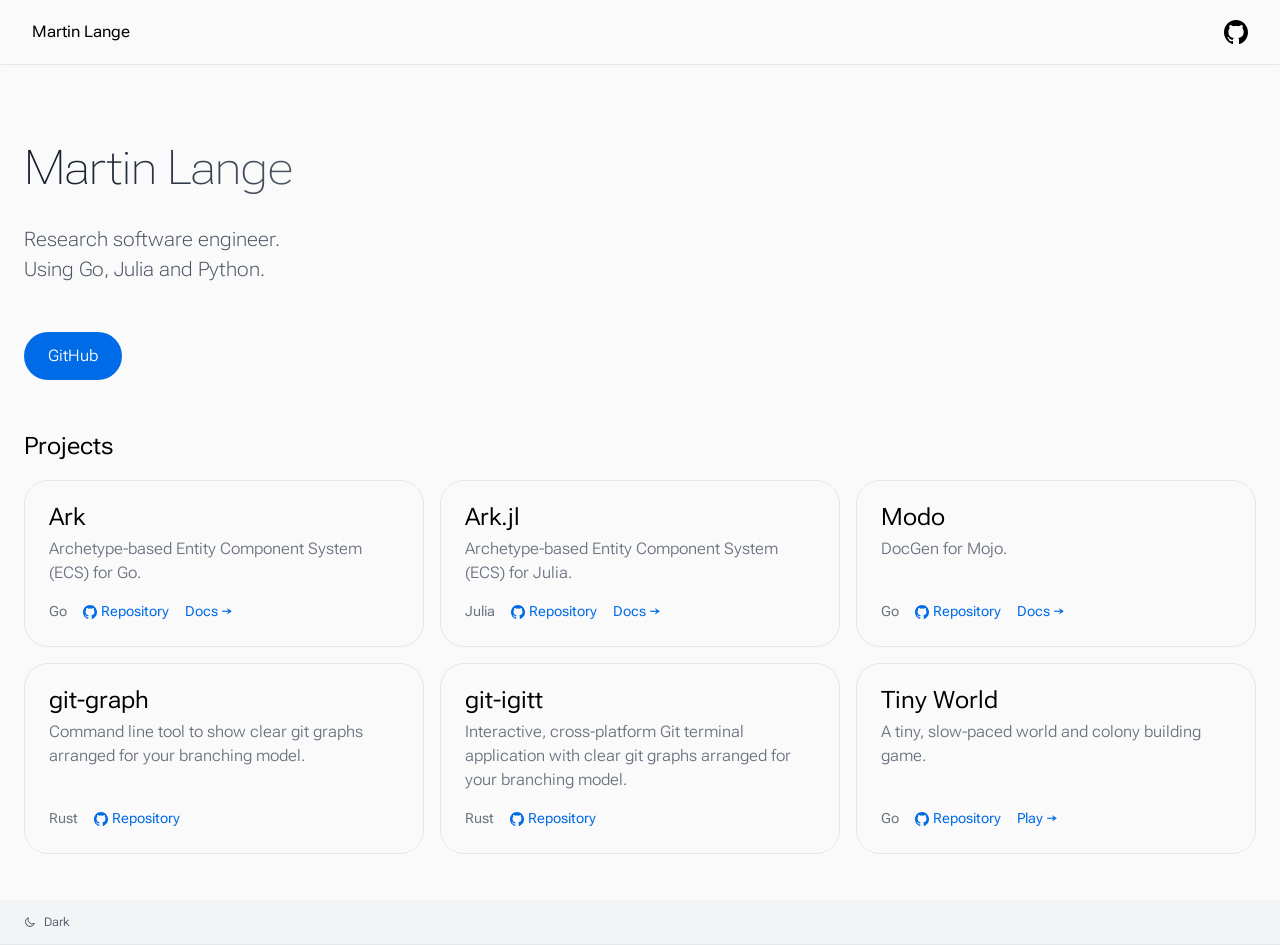
<file: index.html>
<!doctype html><html lang=en><head><meta name=generator content="Hugo 0.143.1"><meta charset=utf-8><meta name=viewport content="width=device-width,initial-scale=1"><meta name=robots content="index, follow"><link rel="icon shortcut" href=/favicon.ico sizes=32x32><link rel=icon href=/favicon.svg type=image/svg+xml><link rel=icon href=/favicon-dark.svg type=image/svg+xml media="(prefers-color-scheme: dark)"><link rel=icon href=/favicon-16x16.png type=image/png sizes=16x16><link rel=icon href=/favicon-32x32.png type=image/png sizes=32x32><link rel=apple-touch-icon href=/apple-touch-icon.png sizes=180x180><link fetchpriority=low href=/site.webmanifest rel=manifest><title>Martin Lange</title>
<meta name=description content><link rel=canonical href=https://mlange.dev/ itemprop=url><meta property="og:title" content="Martin Lange"><meta property="og:description" content><meta property="og:type" content="website"><meta property="og:url" content="https://mlange.dev/"><meta itemprop=name content="Martin Lange"><meta itemprop=description content="Martin Lange Research software engineer. Using Go, Julia and Python. GitHub Projects Ark Archetype-based Entity Component System (ECS) for Go."><meta itemprop=wordCount content="91"><meta name=twitter:card content="summary"><meta name=twitter:title content="Martin Lange"><meta name=twitter:description content="Martin Lange Research software engineer. Using Go, Julia and Python. GitHub Projects Ark Archetype-based Entity Component System (ECS) for Go."><link rel=preload href=/css/compiled/main.min.0d60cbb74d97ccaea83c3ea6d973c5961d69642b38588069a503bc04e284cbc7.css as=style integrity="sha256-DWDLt02XzK6oPD6m2XPFlh1pZCs4WIBppQO8BOKEy8c="><link href=/css/compiled/main.min.0d60cbb74d97ccaea83c3ea6d973c5961d69642b38588069a503bc04e284cbc7.css rel=stylesheet integrity="sha256-DWDLt02XzK6oPD6m2XPFlh1pZCs4WIBppQO8BOKEy8c="><link href=/css/custom.min.4bbdd7a21936622e3f65f2a89962958df3590eebe2788da7020d96c12286a0ee.css rel=stylesheet integrity="sha256-S73Xohk2Yi4/ZfKomWKVjfNZDuvieI2nAg2WwSKGoO4="><script>const defaultTheme="system",setDarkTheme=()=>{document.documentElement.classList.add("dark"),document.documentElement.style.colorScheme="dark"},setLightTheme=()=>{document.documentElement.classList.remove("dark"),document.documentElement.style.colorScheme="light"};"color-theme"in localStorage?localStorage.getItem("color-theme")==="dark"?setDarkTheme():setLightTheme():(defaultTheme==="dark"?setDarkTheme():setLightTheme(),defaultTheme==="system"&&(window.matchMedia("(prefers-color-scheme: dark)").matches?setDarkTheme():setLightTheme()))</script><link rel=preconnect href=https://fonts.googleapis.com><link rel=preconnect href=https://fonts.gstatic.com crossorigin><link href="https://fonts.googleapis.com/css2?family=Roboto+Flex:opsz,wdth,wght@8..144,100..150,100..1000&display=swap" rel=stylesheet></head><body dir=ltr><div class="nav-container hx-sticky hx-top-0 hx-z-20 hx-w-full hx-bg-transparent print:hx-hidden"><div class="nav-container-blur hx-pointer-events-none hx-absolute hx-z-[-1] hx-h-full hx-w-full hx-bg-white dark:hx-bg-dark hx-shadow-[0_2px_4px_rgba(0,0,0,.02),0_1px_0_rgba(0,0,0,.06)] contrast-more:hx-shadow-[0_0_0_1px_#000] dark:hx-shadow-[0_-1px_0_rgba(255,255,255,.1)_inset] contrast-more:dark:hx-shadow-[0_0_0_1px_#fff]"></div><nav class="hx-mx-auto hx-flex hx-items-center hx-justify-end hx-gap-2 hx-h-16 hx-px-6 hx-max-w-[90rem]"><a class="hx-flex hx-items-center hover:hx-opacity-75 ltr:hx-mr-auto rtl:hx-ml-auto" href=/><span class="hx-mx-2 hx-font-extrabold hx-inline hx-select-none" title="Martin Lange">Martin Lange</span>
</a><a class="hx-p-2 hx-text-current" target=_blank rel=noreferrer href=https://github.com/mlange-42 title=GitHub><svg height="24" fill="currentcolor" viewBox="3 3 18 18"><path d="M12 3C7.0275 3 3 7.12937 3 12.2276c0 4.0833 2.57625 7.5321 6.15374 8.7548C9.60374 21.0631 9.77249 20.7863 9.77249 20.5441 9.77249 20.3249 9.76125 19.5982 9.76125 18.8254 7.5 19.2522 6.915 18.2602 6.735 17.7412 6.63375 17.4759 6.19499 16.6569 5.8125 16.4378 5.4975 16.2647 5.0475 15.838 5.80124 15.8264 6.51 15.8149 7.01625 16.4954 7.18499 16.7723 7.99499 18.1679 9.28875 17.7758 9.80625 17.5335 9.885 16.9337 10.1212 16.53 10.38 16.2993 8.3775 16.0687 6.285 15.2728 6.285 11.7432c0-1.0035.34875-1.834.92249-2.47994C7.1175 9.03257 6.8025 8.08674 7.2975 6.81794c0 0 .753749999999999-.24223 2.47499.94583.72001-.20762 1.48501-.31143 2.25001-.31143C12.7875 7.45234 13.5525 7.55615 14.2725 7.76377c1.7212-1.19959 2.475-.94583 2.475-.94583C17.2424 8.08674 16.9275 9.03257 16.8375 9.26326 17.4113 9.9092 17.76 10.7281 17.76 11.7432c0 3.5411-2.1037 4.3255-4.1063 4.5561C13.98 16.5877 14.2613 17.1414 14.2613 18.0065 14.2613 19.2407 14.25 20.2326 14.25 20.5441 14.25 20.7863 14.4188 21.0746 14.8688 20.9824 16.6554 20.364 18.2079 19.1866 19.3078 17.6162c1.0999-1.5705 1.6917-3.4551 1.6922-5.3886C21 7.12937 16.9725 3 12 3z"/></svg>
<span class=hx-sr-only>GitHub</span>
</a><button type=button aria-label=Menu class="hamburger-menu -hx-mr-2 hx-rounded hx-p-2 active:hx-bg-gray-400/20 md:hx-hidden"><svg height="24" fill="none" viewBox="0 0 24 24" stroke="currentcolor"><g><path stroke-linecap="round" stroke-linejoin="round" stroke-width="2" d="M4 8H20"/></g><g><path stroke-linecap="round" stroke-linejoin="round" stroke-width="2" d="M4 16H20"/></g></svg></button></nav></div><div class='hx-mx-auto hx-flex hx-max-w-screen-xl'><div class="mobile-menu-overlay [transition:background-color_1.5s_ease] hx-fixed hx-inset-0 hx-z-10 hx-bg-black/80 dark:hx-bg-black/60 hx-hidden"></div><aside class="sidebar-container hx-flex hx-flex-col print:hx-hidden md:hx-top-16 md:hx-shrink-0 md:hx-w-64 md:hx-self-start max-md:[transform:translate3d(0,-100%,0)] md:hx-hidden"><div class="hx-px-4 hx-pt-4 md:hx-hidden"><div class="search-wrapper hx-relative md:hx-w-64"><div class="hx-relative hx-flex hx-items-center hx-text-gray-900 contrast-more:hx-text-gray-800 dark:hx-text-gray-300 contrast-more:dark:hx-text-gray-300"><input placeholder=Search... class="search-input hx-block hx-w-full hx-appearance-none hx-rounded-lg hx-px-3 hx-py-2 hx-transition-colors hx-text-base hx-leading-tight md:hx-text-sm hx-bg-black/[.05] dark:hx-bg-gray-50/10 focus:hx-bg-white dark:focus:hx-bg-dark placeholder:hx-text-gray-500 dark:placeholder:hx-text-gray-400 contrast-more:hx-border contrast-more:hx-border-current" type=search spellcheck=false>
<kbd class="hx-absolute hx-my-1.5 hx-select-none ltr:hx-right-1.5 rtl:hx-left-1.5 hx-h-5 hx-rounded hx-bg-white hx-px-1.5 hx-font-mono hx-text-[10px] hx-font-medium hx-text-gray-500 hx-border dark:hx-border-gray-100/20 dark:hx-bg-dark/50 contrast-more:hx-border-current contrast-more:hx-text-current contrast-more:dark:hx-border-current hx-items-center hx-gap-1 hx-transition-opacity hx-pointer-events-none hx-hidden sm:hx-flex">CTRL K</kbd></div><div><ul class="search-results hextra-scrollbar hx-hidden hx-border hx-border-gray-200 hx-bg-white hx-text-gray-100 dark:hx-border-neutral-800 dark:hx-bg-neutral-900 hx-absolute hx-top-full hx-z-20 hx-mt-2 hx-overflow-auto hx-overscroll-contain hx-rounded-xl hx-py-2.5 hx-shadow-xl hx-max-h-[min(calc(50vh-11rem-env(safe-area-inset-bottom)),400px)] md:hx-max-h-[min(calc(100vh-5rem-env(safe-area-inset-bottom)),400px)] hx-inset-x-0 ltr:md:hx-left-auto rtl:md:hx-right-auto contrast-more:hx-border contrast-more:hx-border-gray-900 contrast-more:dark:hx-border-gray-50 hx-w-screen hx-min-h-[100px] hx-max-w-[min(calc(100vw-2rem),calc(100%+20rem))]" style="transition:max-height .2s ease 0s"></ul></div></div></div><div class="hextra-scrollbar hx-overflow-y-auto hx-overflow-x-hidden hx-p-4 hx-grow md:hx-h-[calc(100vh-var(--navbar-height)-var(--menu-height))]"><ul class="hx-flex hx-flex-col hx-gap-1 md:hx-hidden"></ul></div><div class="md:hx-hidden hx-sticky hx-bottom-0 hx-bg-white dark:hx-bg-dark hx-mx-4 hx-py-4 hx-shadow-[0_-12px_16px_#fff] hx-flex hx-items-center hx-gap-2 dark:hx-border-neutral-800 dark:hx-shadow-[0_-12px_16px_#111] contrast-more:hx-border-neutral-400 contrast-more:hx-shadow-none contrast-more:dark:hx-shadow-none hx-border-t" data-toggle-animation=show><div class="hx-flex hx-grow hx-flex-col"><button title="Change theme" data-theme=light class="theme-toggle hx-group hx-h-7 hx-rounded-md hx-px-2 hx-text-left hx-text-xs hx-font-medium hx-text-gray-600 hx-transition-colors dark:hx-text-gray-400 hover:hx-bg-gray-100 hover:hx-text-gray-900 dark:hover:hx-bg-primary-100/5 dark:hover:hx-text-gray-50" type=button aria-label="Change theme"><div class="hx-flex hx-items-center hx-gap-2 hx-capitalize"><svg height="12" class="group-data-[theme=light]:hx-hidden" fill="none" viewBox="0 0 24 24" stroke-width="2" stroke="currentcolor" aria-hidden="true"><path stroke-linecap="round" stroke-linejoin="round" d="M12 3v1m0 16v1m9-9h-1M4 12H3m15.364 6.364-.707-.707M6.343 6.343l-.707-.707m12.728.0-.707.707M6.343 17.657l-.707.707M16 12a4 4 0 11-8 0 4 4 0 018 0z"/></svg><span class="group-data-[theme=light]:hx-hidden">Light</span><svg height="12" class="group-data-[theme=dark]:hx-hidden" fill="none" viewBox="0 0 24 24" stroke-width="2" stroke="currentcolor" aria-hidden="true"><path stroke-linecap="round" stroke-linejoin="round" d="M20.354 15.354A9 9 0 018.646 3.646 9.003 9.003.0 0012 21a9.003 9.003.0 008.354-5.646z"/></svg><span class="group-data-[theme=dark]:hx-hidden">Dark</span></div></button></div></div></aside><div class="hx-w-full hx-break-words hx-min-h-[calc(100vh-var(--navbar-height))] hx-min-w-0 hx-pb-8 hx-pt-8 md:hx-pt-12 hx-pl-[max(env(safe-area-inset-left),1.5rem)] hx-pr-[max(env(safe-area-inset-left),1.5rem)]"><div class="hx-flex hx-flex-col hx-items-start"><div class="hx-mt-6 hx-mb-6"><h1 class="not-prose hx-text-4xl hx-font-bold hx-leading-none hx-tracking-tighter md:hx-text-5xl hx-py-2 hx-bg-clip-text hx-text-transparent hx-bg-gradient-to-r hx-from-gray-900 hx-to-gray-600 dark:hx-from-gray-100 dark:hx-to-gray-400">Martin Lange</h1></div><div class=hx-mb-12><p class="not-prose hx-text-xl hx-text-gray-600 dark:hx-text-gray-400 sm:hx-text-xl">Research software engineer. <br class="sm:hx-block hx-hidden">Using Go, Julia and Python.</p></div><div class=hx-mb-12><a href=https://github.com/mlange-42 class="not-prose hx-font-medium hx-cursor-pointer hx-px-6 hx-py-3 hx-rounded-full hx-text-center hx-text-white hx-inline-block hx-bg-primary-600 hover:hx-bg-primary-700 focus:hx-outline-none focus:hx-ring-4 focus:hx-ring-primary-300 dark:hx-bg-primary-600 dark:hover:hx-bg-primary-700 dark:focus:hx-ring-primary-800 hx-transition-all hx-ease-in hx-duration-200" target=_blank rel=noreferrer>GitHub</a></div><h2 class=projects-heading>Projects</h2><div class="hextra-feature-grid hx-grid sm:max-lg:hx-grid-cols-2 max-sm:hx-grid-cols-1 hx-gap-4 hx-w-full not-prose" style=--hextra-feature-grid-cols:3><div class="project-card hx-relative hx-overflow-hidden hx-rounded-3xl hx-border hx-border-gray-200 hover:hx-border-gray-300 dark:hx-border-neutral-800 dark:hover:hx-border-neutral-700 before:hx-pointer-events-none before:hx-absolute before:hx-inset-0 before:hx-bg-glass-gradient"><div class="hx-relative hx-w-full hx-h-full hx-p-6 hx-flex hx-flex-col"><h3 class="hx-text-2xl hx-font-medium hx-leading-6 hx-mb-2">Ark</h3><p class="hx-text-gray-500 dark:hx-text-gray-400 hx-text-sm hx-leading-6">Archetype-based Entity Component System (ECS) for Go.</p><div class=project-links><span class=project-language>Go</span>
<a href=https://github.com/mlange-42/ark target=_blank rel=noreferrer><svg height="1em" fill="currentcolor" viewBox="3 3 18 18"><path d="M12 3C7.0275 3 3 7.12937 3 12.2276c0 4.0833 2.57625 7.5321 6.15374 8.7548C9.60374 21.0631 9.77249 20.7863 9.77249 20.5441 9.77249 20.3249 9.76125 19.5982 9.76125 18.8254 7.5 19.2522 6.915 18.2602 6.735 17.7412 6.63375 17.4759 6.19499 16.6569 5.8125 16.4378 5.4975 16.2647 5.0475 15.838 5.80124 15.8264 6.51 15.8149 7.01625 16.4954 7.18499 16.7723 7.99499 18.1679 9.28875 17.7758 9.80625 17.5335 9.885 16.9337 10.1212 16.53 10.38 16.2993 8.3775 16.0687 6.285 15.2728 6.285 11.7432c0-1.0035.34875-1.834.92249-2.47994C7.1175 9.03257 6.8025 8.08674 7.2975 6.81794c0 0 .753749999999999-.24223 2.47499.94583.72001-.20762 1.48501-.31143 2.25001-.31143C12.7875 7.45234 13.5525 7.55615 14.2725 7.76377c1.7212-1.19959 2.475-.94583 2.475-.94583C17.2424 8.08674 16.9275 9.03257 16.8375 9.26326 17.4113 9.9092 17.76 10.7281 17.76 11.7432c0 3.5411-2.1037 4.3255-4.1063 4.5561C13.98 16.5877 14.2613 17.1414 14.2613 18.0065 14.2613 19.2407 14.25 20.2326 14.25 20.5441 14.25 20.7863 14.4188 21.0746 14.8688 20.9824 16.6554 20.364 18.2079 19.1866 19.3078 17.6162c1.0999-1.5705 1.6917-3.4551 1.6922-5.3886C21 7.12937 16.9725 3 12 3z"/></svg>
<span>Repository</span>
</a><a href=https://ark.mlange.dev target=_blank rel=noreferrer>Docs &rarr;</a></div></div></div><div class="project-card hx-relative hx-overflow-hidden hx-rounded-3xl hx-border hx-border-gray-200 hover:hx-border-gray-300 dark:hx-border-neutral-800 dark:hover:hx-border-neutral-700 before:hx-pointer-events-none before:hx-absolute before:hx-inset-0 before:hx-bg-glass-gradient"><div class="hx-relative hx-w-full hx-h-full hx-p-6 hx-flex hx-flex-col"><h3 class="hx-text-2xl hx-font-medium hx-leading-6 hx-mb-2">Ark.jl</h3><p class="hx-text-gray-500 dark:hx-text-gray-400 hx-text-sm hx-leading-6">Archetype-based Entity Component System (ECS) for Julia.</p><div class=project-links><span class=project-language>Julia</span>
<a href=https://github.com/ark-ecs/Ark.jl target=_blank rel=noreferrer><svg height="1em" fill="currentcolor" viewBox="3 3 18 18"><path d="M12 3C7.0275 3 3 7.12937 3 12.2276c0 4.0833 2.57625 7.5321 6.15374 8.7548C9.60374 21.0631 9.77249 20.7863 9.77249 20.5441 9.77249 20.3249 9.76125 19.5982 9.76125 18.8254 7.5 19.2522 6.915 18.2602 6.735 17.7412 6.63375 17.4759 6.19499 16.6569 5.8125 16.4378 5.4975 16.2647 5.0475 15.838 5.80124 15.8264 6.51 15.8149 7.01625 16.4954 7.18499 16.7723 7.99499 18.1679 9.28875 17.7758 9.80625 17.5335 9.885 16.9337 10.1212 16.53 10.38 16.2993 8.3775 16.0687 6.285 15.2728 6.285 11.7432c0-1.0035.34875-1.834.92249-2.47994C7.1175 9.03257 6.8025 8.08674 7.2975 6.81794c0 0 .753749999999999-.24223 2.47499.94583.72001-.20762 1.48501-.31143 2.25001-.31143C12.7875 7.45234 13.5525 7.55615 14.2725 7.76377c1.7212-1.19959 2.475-.94583 2.475-.94583C17.2424 8.08674 16.9275 9.03257 16.8375 9.26326 17.4113 9.9092 17.76 10.7281 17.76 11.7432c0 3.5411-2.1037 4.3255-4.1063 4.5561C13.98 16.5877 14.2613 17.1414 14.2613 18.0065 14.2613 19.2407 14.25 20.2326 14.25 20.5441 14.25 20.7863 14.4188 21.0746 14.8688 20.9824 16.6554 20.364 18.2079 19.1866 19.3078 17.6162c1.0999-1.5705 1.6917-3.4551 1.6922-5.3886C21 7.12937 16.9725 3 12 3z"/></svg>
<span>Repository</span>
</a><a href=https://ark-ecs.github.io/Ark.jl/stable/ target=_blank rel=noreferrer>Docs &rarr;</a></div></div></div><div class="project-card hx-relative hx-overflow-hidden hx-rounded-3xl hx-border hx-border-gray-200 hover:hx-border-gray-300 dark:hx-border-neutral-800 dark:hover:hx-border-neutral-700 before:hx-pointer-events-none before:hx-absolute before:hx-inset-0 before:hx-bg-glass-gradient"><div class="hx-relative hx-w-full hx-h-full hx-p-6 hx-flex hx-flex-col"><h3 class="hx-text-2xl hx-font-medium hx-leading-6 hx-mb-2">Modo</h3><p class="hx-text-gray-500 dark:hx-text-gray-400 hx-text-sm hx-leading-6">DocGen for Mojo.</p><div class=project-links><span class=project-language>Go</span>
<a href=https://github.com/mlange-42/modo target=_blank rel=noreferrer><svg height="1em" fill="currentcolor" viewBox="3 3 18 18"><path d="M12 3C7.0275 3 3 7.12937 3 12.2276c0 4.0833 2.57625 7.5321 6.15374 8.7548C9.60374 21.0631 9.77249 20.7863 9.77249 20.5441 9.77249 20.3249 9.76125 19.5982 9.76125 18.8254 7.5 19.2522 6.915 18.2602 6.735 17.7412 6.63375 17.4759 6.19499 16.6569 5.8125 16.4378 5.4975 16.2647 5.0475 15.838 5.80124 15.8264 6.51 15.8149 7.01625 16.4954 7.18499 16.7723 7.99499 18.1679 9.28875 17.7758 9.80625 17.5335 9.885 16.9337 10.1212 16.53 10.38 16.2993 8.3775 16.0687 6.285 15.2728 6.285 11.7432c0-1.0035.34875-1.834.92249-2.47994C7.1175 9.03257 6.8025 8.08674 7.2975 6.81794c0 0 .753749999999999-.24223 2.47499.94583.72001-.20762 1.48501-.31143 2.25001-.31143C12.7875 7.45234 13.5525 7.55615 14.2725 7.76377c1.7212-1.19959 2.475-.94583 2.475-.94583C17.2424 8.08674 16.9275 9.03257 16.8375 9.26326 17.4113 9.9092 17.76 10.7281 17.76 11.7432c0 3.5411-2.1037 4.3255-4.1063 4.5561C13.98 16.5877 14.2613 17.1414 14.2613 18.0065 14.2613 19.2407 14.25 20.2326 14.25 20.5441 14.25 20.7863 14.4188 21.0746 14.8688 20.9824 16.6554 20.364 18.2079 19.1866 19.3078 17.6162c1.0999-1.5705 1.6917-3.4551 1.6922-5.3886C21 7.12937 16.9725 3 12 3z"/></svg>
<span>Repository</span>
</a><a href=https://mlange-42.github.io/modo/ target=_blank rel=noreferrer>Docs &rarr;</a></div></div></div><div class="project-card hx-relative hx-overflow-hidden hx-rounded-3xl hx-border hx-border-gray-200 hover:hx-border-gray-300 dark:hx-border-neutral-800 dark:hover:hx-border-neutral-700 before:hx-pointer-events-none before:hx-absolute before:hx-inset-0 before:hx-bg-glass-gradient"><div class="hx-relative hx-w-full hx-h-full hx-p-6 hx-flex hx-flex-col"><h3 class="hx-text-2xl hx-font-medium hx-leading-6 hx-mb-2">git-graph</h3><p class="hx-text-gray-500 dark:hx-text-gray-400 hx-text-sm hx-leading-6">Command line tool to show clear git graphs arranged for your branching model.</p><div class=project-links><span class=project-language>Rust</span>
<a href=https://github.com/git-bahn/git-graph target=_blank rel=noreferrer><svg height="1em" fill="currentcolor" viewBox="3 3 18 18"><path d="M12 3C7.0275 3 3 7.12937 3 12.2276c0 4.0833 2.57625 7.5321 6.15374 8.7548C9.60374 21.0631 9.77249 20.7863 9.77249 20.5441 9.77249 20.3249 9.76125 19.5982 9.76125 18.8254 7.5 19.2522 6.915 18.2602 6.735 17.7412 6.63375 17.4759 6.19499 16.6569 5.8125 16.4378 5.4975 16.2647 5.0475 15.838 5.80124 15.8264 6.51 15.8149 7.01625 16.4954 7.18499 16.7723 7.99499 18.1679 9.28875 17.7758 9.80625 17.5335 9.885 16.9337 10.1212 16.53 10.38 16.2993 8.3775 16.0687 6.285 15.2728 6.285 11.7432c0-1.0035.34875-1.834.92249-2.47994C7.1175 9.03257 6.8025 8.08674 7.2975 6.81794c0 0 .753749999999999-.24223 2.47499.94583.72001-.20762 1.48501-.31143 2.25001-.31143C12.7875 7.45234 13.5525 7.55615 14.2725 7.76377c1.7212-1.19959 2.475-.94583 2.475-.94583C17.2424 8.08674 16.9275 9.03257 16.8375 9.26326 17.4113 9.9092 17.76 10.7281 17.76 11.7432c0 3.5411-2.1037 4.3255-4.1063 4.5561C13.98 16.5877 14.2613 17.1414 14.2613 18.0065 14.2613 19.2407 14.25 20.2326 14.25 20.5441 14.25 20.7863 14.4188 21.0746 14.8688 20.9824 16.6554 20.364 18.2079 19.1866 19.3078 17.6162c1.0999-1.5705 1.6917-3.4551 1.6922-5.3886C21 7.12937 16.9725 3 12 3z"/></svg>
<span>Repository</span></a></div></div></div><div class="project-card hx-relative hx-overflow-hidden hx-rounded-3xl hx-border hx-border-gray-200 hover:hx-border-gray-300 dark:hx-border-neutral-800 dark:hover:hx-border-neutral-700 before:hx-pointer-events-none before:hx-absolute before:hx-inset-0 before:hx-bg-glass-gradient"><div class="hx-relative hx-w-full hx-h-full hx-p-6 hx-flex hx-flex-col"><h3 class="hx-text-2xl hx-font-medium hx-leading-6 hx-mb-2">git-igitt</h3><p class="hx-text-gray-500 dark:hx-text-gray-400 hx-text-sm hx-leading-6">Interactive, cross-platform Git terminal application with clear git graphs arranged for your branching model.</p><div class=project-links><span class=project-language>Rust</span>
<a href=https://github.com/git-bahn/git-igitt target=_blank rel=noreferrer><svg height="1em" fill="currentcolor" viewBox="3 3 18 18"><path d="M12 3C7.0275 3 3 7.12937 3 12.2276c0 4.0833 2.57625 7.5321 6.15374 8.7548C9.60374 21.0631 9.77249 20.7863 9.77249 20.5441 9.77249 20.3249 9.76125 19.5982 9.76125 18.8254 7.5 19.2522 6.915 18.2602 6.735 17.7412 6.63375 17.4759 6.19499 16.6569 5.8125 16.4378 5.4975 16.2647 5.0475 15.838 5.80124 15.8264 6.51 15.8149 7.01625 16.4954 7.18499 16.7723 7.99499 18.1679 9.28875 17.7758 9.80625 17.5335 9.885 16.9337 10.1212 16.53 10.38 16.2993 8.3775 16.0687 6.285 15.2728 6.285 11.7432c0-1.0035.34875-1.834.92249-2.47994C7.1175 9.03257 6.8025 8.08674 7.2975 6.81794c0 0 .753749999999999-.24223 2.47499.94583.72001-.20762 1.48501-.31143 2.25001-.31143C12.7875 7.45234 13.5525 7.55615 14.2725 7.76377c1.7212-1.19959 2.475-.94583 2.475-.94583C17.2424 8.08674 16.9275 9.03257 16.8375 9.26326 17.4113 9.9092 17.76 10.7281 17.76 11.7432c0 3.5411-2.1037 4.3255-4.1063 4.5561C13.98 16.5877 14.2613 17.1414 14.2613 18.0065 14.2613 19.2407 14.25 20.2326 14.25 20.5441 14.25 20.7863 14.4188 21.0746 14.8688 20.9824 16.6554 20.364 18.2079 19.1866 19.3078 17.6162c1.0999-1.5705 1.6917-3.4551 1.6922-5.3886C21 7.12937 16.9725 3 12 3z"/></svg>
<span>Repository</span></a></div></div></div><div class="project-card hx-relative hx-overflow-hidden hx-rounded-3xl hx-border hx-border-gray-200 hover:hx-border-gray-300 dark:hx-border-neutral-800 dark:hover:hx-border-neutral-700 before:hx-pointer-events-none before:hx-absolute before:hx-inset-0 before:hx-bg-glass-gradient"><div class="hx-relative hx-w-full hx-h-full hx-p-6 hx-flex hx-flex-col"><h3 class="hx-text-2xl hx-font-medium hx-leading-6 hx-mb-2">Tiny World</h3><p class="hx-text-gray-500 dark:hx-text-gray-400 hx-text-sm hx-leading-6">A tiny, slow-paced world and colony building game.</p><div class=project-links><span class=project-language>Go</span>
<a href=https://github.com/mlange-42/tiny-world target=_blank rel=noreferrer><svg height="1em" fill="currentcolor" viewBox="3 3 18 18"><path d="M12 3C7.0275 3 3 7.12937 3 12.2276c0 4.0833 2.57625 7.5321 6.15374 8.7548C9.60374 21.0631 9.77249 20.7863 9.77249 20.5441 9.77249 20.3249 9.76125 19.5982 9.76125 18.8254 7.5 19.2522 6.915 18.2602 6.735 17.7412 6.63375 17.4759 6.19499 16.6569 5.8125 16.4378 5.4975 16.2647 5.0475 15.838 5.80124 15.8264 6.51 15.8149 7.01625 16.4954 7.18499 16.7723 7.99499 18.1679 9.28875 17.7758 9.80625 17.5335 9.885 16.9337 10.1212 16.53 10.38 16.2993 8.3775 16.0687 6.285 15.2728 6.285 11.7432c0-1.0035.34875-1.834.92249-2.47994C7.1175 9.03257 6.8025 8.08674 7.2975 6.81794c0 0 .753749999999999-.24223 2.47499.94583.72001-.20762 1.48501-.31143 2.25001-.31143C12.7875 7.45234 13.5525 7.55615 14.2725 7.76377c1.7212-1.19959 2.475-.94583 2.475-.94583C17.2424 8.08674 16.9275 9.03257 16.8375 9.26326 17.4113 9.9092 17.76 10.7281 17.76 11.7432c0 3.5411-2.1037 4.3255-4.1063 4.5561C13.98 16.5877 14.2613 17.1414 14.2613 18.0065 14.2613 19.2407 14.25 20.2326 14.25 20.5441 14.25 20.7863 14.4188 21.0746 14.8688 20.9824 16.6554 20.364 18.2079 19.1866 19.3078 17.6162c1.0999-1.5705 1.6917-3.4551 1.6922-5.3886C21 7.12937 16.9725 3 12 3z"/></svg>
<span>Repository</span>
</a><a href=https://mlange-42.itch.io/tiny-world target=_blank rel=noreferrer>Play &rarr;</a></div></div></div></div></div></div></div><footer class="hextra-footer hx-bg-gray-100 hx-pb-[env(safe-area-inset-bottom)] dark:hx-bg-neutral-900 print:hx-bg-transparent"><div class="hx-mx-auto hx-flex hx-gap-2 hx-py-2 hx-px-4 hx-max-w-screen-xl"><button title="Change theme" data-theme=light class="theme-toggle hx-group hx-h-7 hx-rounded-md hx-px-2 hx-text-left hx-text-xs hx-font-medium hx-text-gray-600 hx-transition-colors dark:hx-text-gray-400 hover:hx-bg-gray-100 hover:hx-text-gray-900 dark:hover:hx-bg-primary-100/5 dark:hover:hx-text-gray-50" type=button aria-label="Change theme"><div class="hx-flex hx-items-center hx-gap-2 hx-capitalize"><svg height="12" class="group-data-[theme=light]:hx-hidden" fill="none" viewBox="0 0 24 24" stroke-width="2" stroke="currentcolor" aria-hidden="true"><path stroke-linecap="round" stroke-linejoin="round" d="M12 3v1m0 16v1m9-9h-1M4 12H3m15.364 6.364-.707-.707M6.343 6.343l-.707-.707m12.728.0-.707.707M6.343 17.657l-.707.707M16 12a4 4 0 11-8 0 4 4 0 018 0z"/></svg><span class="group-data-[theme=light]:hx-hidden">Light</span><svg height="12" class="group-data-[theme=dark]:hx-hidden" fill="none" viewBox="0 0 24 24" stroke-width="2" stroke="currentcolor" aria-hidden="true"><path stroke-linecap="round" stroke-linejoin="round" d="M20.354 15.354A9 9 0 018.646 3.646 9.003 9.003.0 0012 21a9.003 9.003.0 008.354-5.646z"/></svg><span class="group-data-[theme=dark]:hx-hidden">Dark</span></div></button></div><hr class=dark:hx-border-neutral-800><div class="hextra-custom-footer hx-max-w-screen-xl hx-pl-[max(env(safe-area-inset-left),1.5rem)] hx-pr-[max(env(safe-area-inset-right),1.5rem)] hx-text-gray-600 dark:hx-text-gray-400"></div></footer><script defer src=/js/main.min.d0f0346255ba9418db8fcf7f9440ca4e532e06276d8df17497e19e1045ee360b.js integrity="sha256-0PA0YlW6lBjbj89/lEDKTlMuBidtjfF0l+GeEEXuNgs="></script></body></html>
</file>
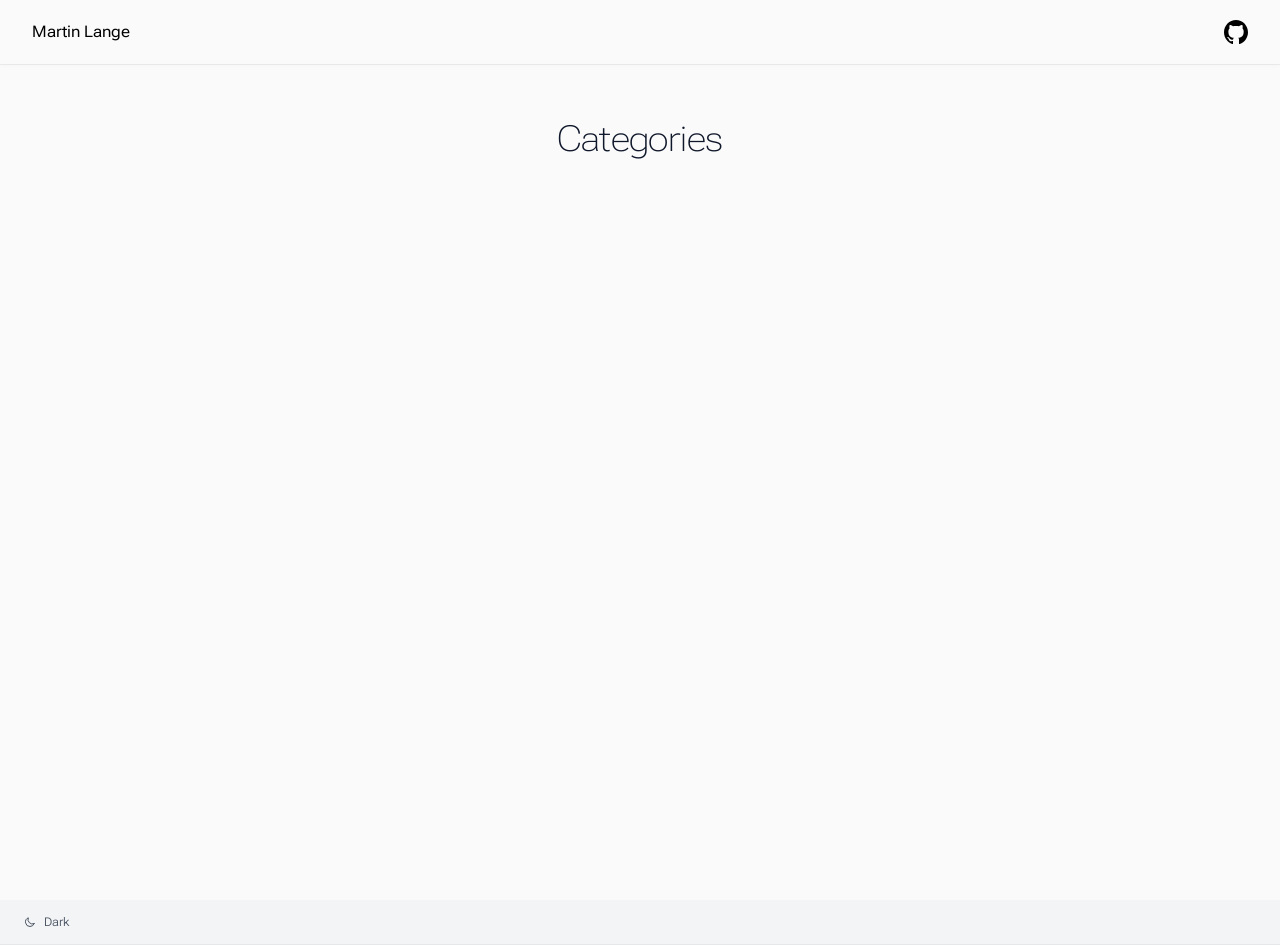
<file: categories/index.html>
<!doctype html><html lang=en><head><meta charset=utf-8><meta name=viewport content="width=device-width,initial-scale=1"><meta name=robots content="index, follow"><link rel="icon shortcut" href=/favicon.ico sizes=32x32><link rel=icon href=/favicon.svg type=image/svg+xml><link rel=icon href=/favicon-dark.svg type=image/svg+xml media="(prefers-color-scheme: dark)"><link rel=icon href=/favicon-16x16.png type=image/png sizes=16x16><link rel=icon href=/favicon-32x32.png type=image/png sizes=32x32><link rel=apple-touch-icon href=/apple-touch-icon.png sizes=180x180><link fetchpriority=low href=/site.webmanifest rel=manifest><title>Categories – Martin Lange</title>
<meta name=description content><link rel=canonical href=https://mlange.dev/categories/ itemprop=url><meta property="og:title" content="Categories"><meta property="og:description" content><meta property="og:type" content="website"><meta property="og:url" content="https://mlange.dev/categories/"><meta itemprop=name content="Categories"><meta name=twitter:card content="summary"><meta name=twitter:title content="Categories"><link rel=preload href=/css/compiled/main.min.0d60cbb74d97ccaea83c3ea6d973c5961d69642b38588069a503bc04e284cbc7.css as=style integrity="sha256-DWDLt02XzK6oPD6m2XPFlh1pZCs4WIBppQO8BOKEy8c="><link href=/css/compiled/main.min.0d60cbb74d97ccaea83c3ea6d973c5961d69642b38588069a503bc04e284cbc7.css rel=stylesheet integrity="sha256-DWDLt02XzK6oPD6m2XPFlh1pZCs4WIBppQO8BOKEy8c="><link href=/css/custom.min.4bbdd7a21936622e3f65f2a89962958df3590eebe2788da7020d96c12286a0ee.css rel=stylesheet integrity="sha256-S73Xohk2Yi4/ZfKomWKVjfNZDuvieI2nAg2WwSKGoO4="><script>const defaultTheme="system",setDarkTheme=()=>{document.documentElement.classList.add("dark"),document.documentElement.style.colorScheme="dark"},setLightTheme=()=>{document.documentElement.classList.remove("dark"),document.documentElement.style.colorScheme="light"};"color-theme"in localStorage?localStorage.getItem("color-theme")==="dark"?setDarkTheme():setLightTheme():(defaultTheme==="dark"?setDarkTheme():setLightTheme(),defaultTheme==="system"&&(window.matchMedia("(prefers-color-scheme: dark)").matches?setDarkTheme():setLightTheme()))</script><link rel=preconnect href=https://fonts.googleapis.com><link rel=preconnect href=https://fonts.gstatic.com crossorigin><link href="https://fonts.googleapis.com/css2?family=Roboto+Flex:opsz,wdth,wght@8..144,100..150,100..1000&display=swap" rel=stylesheet></head><body dir=ltr><div class="nav-container hx-sticky hx-top-0 hx-z-20 hx-w-full hx-bg-transparent print:hx-hidden"><div class="nav-container-blur hx-pointer-events-none hx-absolute hx-z-[-1] hx-h-full hx-w-full hx-bg-white dark:hx-bg-dark hx-shadow-[0_2px_4px_rgba(0,0,0,.02),0_1px_0_rgba(0,0,0,.06)] contrast-more:hx-shadow-[0_0_0_1px_#000] dark:hx-shadow-[0_-1px_0_rgba(255,255,255,.1)_inset] contrast-more:dark:hx-shadow-[0_0_0_1px_#fff]"></div><nav class="hx-mx-auto hx-flex hx-items-center hx-justify-end hx-gap-2 hx-h-16 hx-px-6 hx-max-w-[90rem]"><a class="hx-flex hx-items-center hover:hx-opacity-75 ltr:hx-mr-auto rtl:hx-ml-auto" href=/><span class="hx-mx-2 hx-font-extrabold hx-inline hx-select-none" title="Martin Lange">Martin Lange</span>
</a><a class="hx-p-2 hx-text-current" target=_blank rel=noreferrer href=https://github.com/mlange-42 title=GitHub><svg height="24" fill="currentcolor" viewBox="3 3 18 18"><path d="M12 3C7.0275 3 3 7.12937 3 12.2276c0 4.0833 2.57625 7.5321 6.15374 8.7548C9.60374 21.0631 9.77249 20.7863 9.77249 20.5441 9.77249 20.3249 9.76125 19.5982 9.76125 18.8254 7.5 19.2522 6.915 18.2602 6.735 17.7412 6.63375 17.4759 6.19499 16.6569 5.8125 16.4378 5.4975 16.2647 5.0475 15.838 5.80124 15.8264 6.51 15.8149 7.01625 16.4954 7.18499 16.7723 7.99499 18.1679 9.28875 17.7758 9.80625 17.5335 9.885 16.9337 10.1212 16.53 10.38 16.2993 8.3775 16.0687 6.285 15.2728 6.285 11.7432c0-1.0035.34875-1.834.92249-2.47994C7.1175 9.03257 6.8025 8.08674 7.2975 6.81794c0 0 .753749999999999-.24223 2.47499.94583.72001-.20762 1.48501-.31143 2.25001-.31143C12.7875 7.45234 13.5525 7.55615 14.2725 7.76377c1.7212-1.19959 2.475-.94583 2.475-.94583C17.2424 8.08674 16.9275 9.03257 16.8375 9.26326 17.4113 9.9092 17.76 10.7281 17.76 11.7432c0 3.5411-2.1037 4.3255-4.1063 4.5561C13.98 16.5877 14.2613 17.1414 14.2613 18.0065 14.2613 19.2407 14.25 20.2326 14.25 20.5441 14.25 20.7863 14.4188 21.0746 14.8688 20.9824 16.6554 20.364 18.2079 19.1866 19.3078 17.6162c1.0999-1.5705 1.6917-3.4551 1.6922-5.3886C21 7.12937 16.9725 3 12 3z"/></svg>
<span class=hx-sr-only>GitHub</span>
</a><button type=button aria-label=Menu class="hamburger-menu -hx-mr-2 hx-rounded hx-p-2 active:hx-bg-gray-400/20 md:hx-hidden"><svg height="24" fill="none" viewBox="0 0 24 24" stroke="currentcolor"><g><path stroke-linecap="round" stroke-linejoin="round" stroke-width="2" d="M4 8H20"/></g><g><path stroke-linecap="round" stroke-linejoin="round" stroke-width="2" d="M4 16H20"/></g></svg></button></nav></div><div class='hx-mx-auto hx-flex hx-max-w-screen-xl'><div class="mobile-menu-overlay [transition:background-color_1.5s_ease] hx-fixed hx-inset-0 hx-z-10 hx-bg-black/80 dark:hx-bg-black/60 hx-hidden"></div><aside class="sidebar-container hx-flex hx-flex-col print:hx-hidden md:hx-top-16 md:hx-shrink-0 md:hx-w-64 md:hx-self-start max-md:[transform:translate3d(0,-100%,0)] md:hx-hidden xl:hx-block"><div class="hx-px-4 hx-pt-4 md:hx-hidden"><div class="search-wrapper hx-relative md:hx-w-64"><div class="hx-relative hx-flex hx-items-center hx-text-gray-900 contrast-more:hx-text-gray-800 dark:hx-text-gray-300 contrast-more:dark:hx-text-gray-300"><input placeholder=Search... class="search-input hx-block hx-w-full hx-appearance-none hx-rounded-lg hx-px-3 hx-py-2 hx-transition-colors hx-text-base hx-leading-tight md:hx-text-sm hx-bg-black/[.05] dark:hx-bg-gray-50/10 focus:hx-bg-white dark:focus:hx-bg-dark placeholder:hx-text-gray-500 dark:placeholder:hx-text-gray-400 contrast-more:hx-border contrast-more:hx-border-current" type=search spellcheck=false>
<kbd class="hx-absolute hx-my-1.5 hx-select-none ltr:hx-right-1.5 rtl:hx-left-1.5 hx-h-5 hx-rounded hx-bg-white hx-px-1.5 hx-font-mono hx-text-[10px] hx-font-medium hx-text-gray-500 hx-border dark:hx-border-gray-100/20 dark:hx-bg-dark/50 contrast-more:hx-border-current contrast-more:hx-text-current contrast-more:dark:hx-border-current hx-items-center hx-gap-1 hx-transition-opacity hx-pointer-events-none hx-hidden sm:hx-flex">CTRL K</kbd></div><div><ul class="search-results hextra-scrollbar hx-hidden hx-border hx-border-gray-200 hx-bg-white hx-text-gray-100 dark:hx-border-neutral-800 dark:hx-bg-neutral-900 hx-absolute hx-top-full hx-z-20 hx-mt-2 hx-overflow-auto hx-overscroll-contain hx-rounded-xl hx-py-2.5 hx-shadow-xl hx-max-h-[min(calc(50vh-11rem-env(safe-area-inset-bottom)),400px)] md:hx-max-h-[min(calc(100vh-5rem-env(safe-area-inset-bottom)),400px)] hx-inset-x-0 ltr:md:hx-left-auto rtl:md:hx-right-auto contrast-more:hx-border contrast-more:hx-border-gray-900 contrast-more:dark:hx-border-gray-50 hx-w-screen hx-min-h-[100px] hx-max-w-[min(calc(100vw-2rem),calc(100%+20rem))]" style="transition:max-height .2s ease 0s"></ul></div></div></div><div class="hextra-scrollbar hx-overflow-y-auto hx-overflow-x-hidden hx-p-4 hx-grow md:hx-h-[calc(100vh-var(--navbar-height)-var(--menu-height))]"><ul class="hx-flex hx-flex-col hx-gap-1 md:hx-hidden"></ul><div class="max-xl:hx-hidden hx-h-0 hx-w-64 hx-shrink-0"></div></div><div class="md:hx-hidden hx-sticky hx-bottom-0 hx-bg-white dark:hx-bg-dark hx-mx-4 hx-py-4 hx-shadow-[0_-12px_16px_#fff] hx-flex hx-items-center hx-gap-2 dark:hx-border-neutral-800 dark:hx-shadow-[0_-12px_16px_#111] contrast-more:hx-border-neutral-400 contrast-more:hx-shadow-none contrast-more:dark:hx-shadow-none hx-border-t" data-toggle-animation=show><div class="hx-flex hx-grow hx-flex-col"><button title="Change theme" data-theme=light class="theme-toggle hx-group hx-h-7 hx-rounded-md hx-px-2 hx-text-left hx-text-xs hx-font-medium hx-text-gray-600 hx-transition-colors dark:hx-text-gray-400 hover:hx-bg-gray-100 hover:hx-text-gray-900 dark:hover:hx-bg-primary-100/5 dark:hover:hx-text-gray-50" type=button aria-label="Change theme"><div class="hx-flex hx-items-center hx-gap-2 hx-capitalize"><svg height="12" class="group-data-[theme=light]:hx-hidden" fill="none" viewBox="0 0 24 24" stroke-width="2" stroke="currentcolor" aria-hidden="true"><path stroke-linecap="round" stroke-linejoin="round" d="M12 3v1m0 16v1m9-9h-1M4 12H3m15.364 6.364-.707-.707M6.343 6.343l-.707-.707m12.728.0-.707.707M6.343 17.657l-.707.707M16 12a4 4 0 11-8 0 4 4 0 018 0z"/></svg><span class="group-data-[theme=light]:hx-hidden">Light</span><svg height="12" class="group-data-[theme=dark]:hx-hidden" fill="none" viewBox="0 0 24 24" stroke-width="2" stroke="currentcolor" aria-hidden="true"><path stroke-linecap="round" stroke-linejoin="round" d="M20.354 15.354A9 9 0 018.646 3.646 9.003 9.003.0 0012 21a9.003 9.003.0 008.354-5.646z"/></svg><span class="group-data-[theme=dark]:hx-hidden">Dark</span></div></button></div></div></aside><nav class="hextra-toc hx-order-last hx-hidden hx-w-64 hx-shrink-0 xl:hx-block print:hx-hidden hx-px-4" aria-label="table of contents"></nav><article class="hx-w-full hx-break-words hx-flex hx-min-h-[calc(100vh-var(--navbar-height))] hx-min-w-0 hx-justify-center hx-pb-8 hx-pr-[calc(env(safe-area-inset-right)-1.5rem)]"><main class="hx-w-full hx-min-w-0 hx-max-w-6xl hx-px-6 hx-pt-4 md:hx-px-12"><br class="hx-mt-1.5 hx-text-sm"><h1 class="hx-text-center hx-mt-2 hx-text-4xl hx-font-bold hx-tracking-tight hx-text-slate-900 dark:hx-text-slate-100">Categories</h1><div class=hx-mb-16></div><div class=content></div><div class="hx-grid hx-grid-cols-1 md:hx-grid-cols-2 lg:hx-grid-cols-3 xl:hx-grid-cols-4 hx-gap-4"></div></main></article></div><footer class="hextra-footer hx-bg-gray-100 hx-pb-[env(safe-area-inset-bottom)] dark:hx-bg-neutral-900 print:hx-bg-transparent"><div class="hx-mx-auto hx-flex hx-gap-2 hx-py-2 hx-px-4 hx-max-w-screen-xl"><button title="Change theme" data-theme=light class="theme-toggle hx-group hx-h-7 hx-rounded-md hx-px-2 hx-text-left hx-text-xs hx-font-medium hx-text-gray-600 hx-transition-colors dark:hx-text-gray-400 hover:hx-bg-gray-100 hover:hx-text-gray-900 dark:hover:hx-bg-primary-100/5 dark:hover:hx-text-gray-50" type=button aria-label="Change theme"><div class="hx-flex hx-items-center hx-gap-2 hx-capitalize"><svg height="12" class="group-data-[theme=light]:hx-hidden" fill="none" viewBox="0 0 24 24" stroke-width="2" stroke="currentcolor" aria-hidden="true"><path stroke-linecap="round" stroke-linejoin="round" d="M12 3v1m0 16v1m9-9h-1M4 12H3m15.364 6.364-.707-.707M6.343 6.343l-.707-.707m12.728.0-.707.707M6.343 17.657l-.707.707M16 12a4 4 0 11-8 0 4 4 0 018 0z"/></svg><span class="group-data-[theme=light]:hx-hidden">Light</span><svg height="12" class="group-data-[theme=dark]:hx-hidden" fill="none" viewBox="0 0 24 24" stroke-width="2" stroke="currentcolor" aria-hidden="true"><path stroke-linecap="round" stroke-linejoin="round" d="M20.354 15.354A9 9 0 018.646 3.646 9.003 9.003.0 0012 21a9.003 9.003.0 008.354-5.646z"/></svg><span class="group-data-[theme=dark]:hx-hidden">Dark</span></div></button></div><hr class=dark:hx-border-neutral-800><div class="hextra-custom-footer hx-max-w-screen-xl hx-pl-[max(env(safe-area-inset-left),1.5rem)] hx-pr-[max(env(safe-area-inset-right),1.5rem)] hx-text-gray-600 dark:hx-text-gray-400"></div></footer><script defer src=/js/main.min.d0f0346255ba9418db8fcf7f9440ca4e532e06276d8df17497e19e1045ee360b.js integrity="sha256-0PA0YlW6lBjbj89/lEDKTlMuBidtjfF0l+GeEEXuNgs="></script></body></html>
</file>
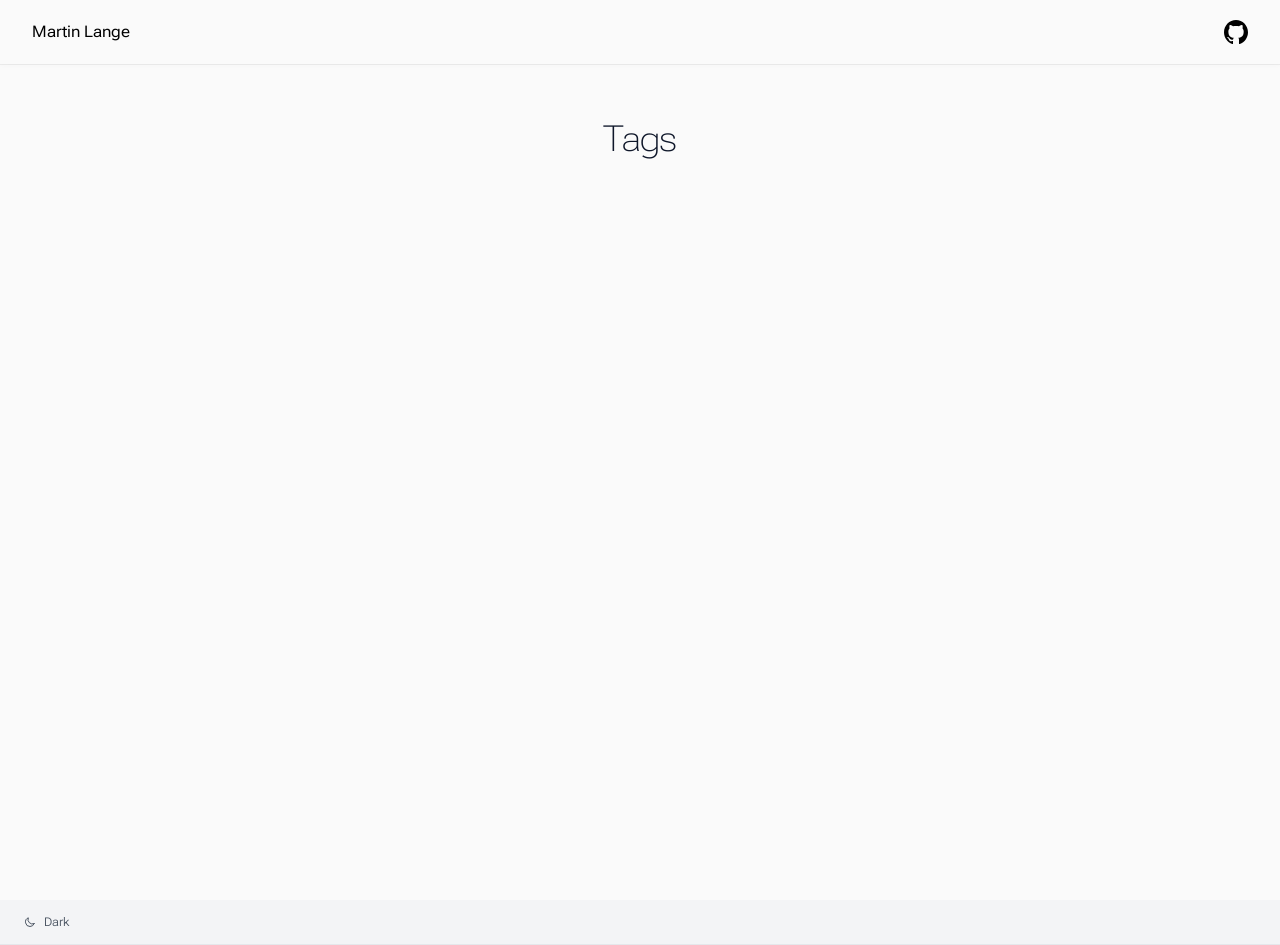
<file: tags/index.html>
<!doctype html><html lang=en><head><meta charset=utf-8><meta name=viewport content="width=device-width,initial-scale=1"><meta name=robots content="index, follow"><link rel="icon shortcut" href=/favicon.ico sizes=32x32><link rel=icon href=/favicon.svg type=image/svg+xml><link rel=icon href=/favicon-dark.svg type=image/svg+xml media="(prefers-color-scheme: dark)"><link rel=icon href=/favicon-16x16.png type=image/png sizes=16x16><link rel=icon href=/favicon-32x32.png type=image/png sizes=32x32><link rel=apple-touch-icon href=/apple-touch-icon.png sizes=180x180><link fetchpriority=low href=/site.webmanifest rel=manifest><title>Tags – Martin Lange</title>
<meta name=description content><link rel=canonical href=https://mlange.dev/tags/ itemprop=url><meta property="og:title" content="Tags"><meta property="og:description" content><meta property="og:type" content="website"><meta property="og:url" content="https://mlange.dev/tags/"><meta itemprop=name content="Tags"><meta name=twitter:card content="summary"><meta name=twitter:title content="Tags"><link rel=preload href=/css/compiled/main.min.0d60cbb74d97ccaea83c3ea6d973c5961d69642b38588069a503bc04e284cbc7.css as=style integrity="sha256-DWDLt02XzK6oPD6m2XPFlh1pZCs4WIBppQO8BOKEy8c="><link href=/css/compiled/main.min.0d60cbb74d97ccaea83c3ea6d973c5961d69642b38588069a503bc04e284cbc7.css rel=stylesheet integrity="sha256-DWDLt02XzK6oPD6m2XPFlh1pZCs4WIBppQO8BOKEy8c="><link href=/css/custom.min.4bbdd7a21936622e3f65f2a89962958df3590eebe2788da7020d96c12286a0ee.css rel=stylesheet integrity="sha256-S73Xohk2Yi4/ZfKomWKVjfNZDuvieI2nAg2WwSKGoO4="><script>const defaultTheme="system",setDarkTheme=()=>{document.documentElement.classList.add("dark"),document.documentElement.style.colorScheme="dark"},setLightTheme=()=>{document.documentElement.classList.remove("dark"),document.documentElement.style.colorScheme="light"};"color-theme"in localStorage?localStorage.getItem("color-theme")==="dark"?setDarkTheme():setLightTheme():(defaultTheme==="dark"?setDarkTheme():setLightTheme(),defaultTheme==="system"&&(window.matchMedia("(prefers-color-scheme: dark)").matches?setDarkTheme():setLightTheme()))</script><link rel=preconnect href=https://fonts.googleapis.com><link rel=preconnect href=https://fonts.gstatic.com crossorigin><link href="https://fonts.googleapis.com/css2?family=Roboto+Flex:opsz,wdth,wght@8..144,100..150,100..1000&display=swap" rel=stylesheet></head><body dir=ltr><div class="nav-container hx-sticky hx-top-0 hx-z-20 hx-w-full hx-bg-transparent print:hx-hidden"><div class="nav-container-blur hx-pointer-events-none hx-absolute hx-z-[-1] hx-h-full hx-w-full hx-bg-white dark:hx-bg-dark hx-shadow-[0_2px_4px_rgba(0,0,0,.02),0_1px_0_rgba(0,0,0,.06)] contrast-more:hx-shadow-[0_0_0_1px_#000] dark:hx-shadow-[0_-1px_0_rgba(255,255,255,.1)_inset] contrast-more:dark:hx-shadow-[0_0_0_1px_#fff]"></div><nav class="hx-mx-auto hx-flex hx-items-center hx-justify-end hx-gap-2 hx-h-16 hx-px-6 hx-max-w-[90rem]"><a class="hx-flex hx-items-center hover:hx-opacity-75 ltr:hx-mr-auto rtl:hx-ml-auto" href=/><span class="hx-mx-2 hx-font-extrabold hx-inline hx-select-none" title="Martin Lange">Martin Lange</span>
</a><a class="hx-p-2 hx-text-current" target=_blank rel=noreferrer href=https://github.com/mlange-42 title=GitHub><svg height="24" fill="currentcolor" viewBox="3 3 18 18"><path d="M12 3C7.0275 3 3 7.12937 3 12.2276c0 4.0833 2.57625 7.5321 6.15374 8.7548C9.60374 21.0631 9.77249 20.7863 9.77249 20.5441 9.77249 20.3249 9.76125 19.5982 9.76125 18.8254 7.5 19.2522 6.915 18.2602 6.735 17.7412 6.63375 17.4759 6.19499 16.6569 5.8125 16.4378 5.4975 16.2647 5.0475 15.838 5.80124 15.8264 6.51 15.8149 7.01625 16.4954 7.18499 16.7723 7.99499 18.1679 9.28875 17.7758 9.80625 17.5335 9.885 16.9337 10.1212 16.53 10.38 16.2993 8.3775 16.0687 6.285 15.2728 6.285 11.7432c0-1.0035.34875-1.834.92249-2.47994C7.1175 9.03257 6.8025 8.08674 7.2975 6.81794c0 0 .753749999999999-.24223 2.47499.94583.72001-.20762 1.48501-.31143 2.25001-.31143C12.7875 7.45234 13.5525 7.55615 14.2725 7.76377c1.7212-1.19959 2.475-.94583 2.475-.94583C17.2424 8.08674 16.9275 9.03257 16.8375 9.26326 17.4113 9.9092 17.76 10.7281 17.76 11.7432c0 3.5411-2.1037 4.3255-4.1063 4.5561C13.98 16.5877 14.2613 17.1414 14.2613 18.0065 14.2613 19.2407 14.25 20.2326 14.25 20.5441 14.25 20.7863 14.4188 21.0746 14.8688 20.9824 16.6554 20.364 18.2079 19.1866 19.3078 17.6162c1.0999-1.5705 1.6917-3.4551 1.6922-5.3886C21 7.12937 16.9725 3 12 3z"/></svg>
<span class=hx-sr-only>GitHub</span>
</a><button type=button aria-label=Menu class="hamburger-menu -hx-mr-2 hx-rounded hx-p-2 active:hx-bg-gray-400/20 md:hx-hidden"><svg height="24" fill="none" viewBox="0 0 24 24" stroke="currentcolor"><g><path stroke-linecap="round" stroke-linejoin="round" stroke-width="2" d="M4 8H20"/></g><g><path stroke-linecap="round" stroke-linejoin="round" stroke-width="2" d="M4 16H20"/></g></svg></button></nav></div><div class='hx-mx-auto hx-flex hx-max-w-screen-xl'><div class="mobile-menu-overlay [transition:background-color_1.5s_ease] hx-fixed hx-inset-0 hx-z-10 hx-bg-black/80 dark:hx-bg-black/60 hx-hidden"></div><aside class="sidebar-container hx-flex hx-flex-col print:hx-hidden md:hx-top-16 md:hx-shrink-0 md:hx-w-64 md:hx-self-start max-md:[transform:translate3d(0,-100%,0)] md:hx-hidden xl:hx-block"><div class="hx-px-4 hx-pt-4 md:hx-hidden"><div class="search-wrapper hx-relative md:hx-w-64"><div class="hx-relative hx-flex hx-items-center hx-text-gray-900 contrast-more:hx-text-gray-800 dark:hx-text-gray-300 contrast-more:dark:hx-text-gray-300"><input placeholder=Search... class="search-input hx-block hx-w-full hx-appearance-none hx-rounded-lg hx-px-3 hx-py-2 hx-transition-colors hx-text-base hx-leading-tight md:hx-text-sm hx-bg-black/[.05] dark:hx-bg-gray-50/10 focus:hx-bg-white dark:focus:hx-bg-dark placeholder:hx-text-gray-500 dark:placeholder:hx-text-gray-400 contrast-more:hx-border contrast-more:hx-border-current" type=search spellcheck=false>
<kbd class="hx-absolute hx-my-1.5 hx-select-none ltr:hx-right-1.5 rtl:hx-left-1.5 hx-h-5 hx-rounded hx-bg-white hx-px-1.5 hx-font-mono hx-text-[10px] hx-font-medium hx-text-gray-500 hx-border dark:hx-border-gray-100/20 dark:hx-bg-dark/50 contrast-more:hx-border-current contrast-more:hx-text-current contrast-more:dark:hx-border-current hx-items-center hx-gap-1 hx-transition-opacity hx-pointer-events-none hx-hidden sm:hx-flex">CTRL K</kbd></div><div><ul class="search-results hextra-scrollbar hx-hidden hx-border hx-border-gray-200 hx-bg-white hx-text-gray-100 dark:hx-border-neutral-800 dark:hx-bg-neutral-900 hx-absolute hx-top-full hx-z-20 hx-mt-2 hx-overflow-auto hx-overscroll-contain hx-rounded-xl hx-py-2.5 hx-shadow-xl hx-max-h-[min(calc(50vh-11rem-env(safe-area-inset-bottom)),400px)] md:hx-max-h-[min(calc(100vh-5rem-env(safe-area-inset-bottom)),400px)] hx-inset-x-0 ltr:md:hx-left-auto rtl:md:hx-right-auto contrast-more:hx-border contrast-more:hx-border-gray-900 contrast-more:dark:hx-border-gray-50 hx-w-screen hx-min-h-[100px] hx-max-w-[min(calc(100vw-2rem),calc(100%+20rem))]" style="transition:max-height .2s ease 0s"></ul></div></div></div><div class="hextra-scrollbar hx-overflow-y-auto hx-overflow-x-hidden hx-p-4 hx-grow md:hx-h-[calc(100vh-var(--navbar-height)-var(--menu-height))]"><ul class="hx-flex hx-flex-col hx-gap-1 md:hx-hidden"></ul><div class="max-xl:hx-hidden hx-h-0 hx-w-64 hx-shrink-0"></div></div><div class="md:hx-hidden hx-sticky hx-bottom-0 hx-bg-white dark:hx-bg-dark hx-mx-4 hx-py-4 hx-shadow-[0_-12px_16px_#fff] hx-flex hx-items-center hx-gap-2 dark:hx-border-neutral-800 dark:hx-shadow-[0_-12px_16px_#111] contrast-more:hx-border-neutral-400 contrast-more:hx-shadow-none contrast-more:dark:hx-shadow-none hx-border-t" data-toggle-animation=show><div class="hx-flex hx-grow hx-flex-col"><button title="Change theme" data-theme=light class="theme-toggle hx-group hx-h-7 hx-rounded-md hx-px-2 hx-text-left hx-text-xs hx-font-medium hx-text-gray-600 hx-transition-colors dark:hx-text-gray-400 hover:hx-bg-gray-100 hover:hx-text-gray-900 dark:hover:hx-bg-primary-100/5 dark:hover:hx-text-gray-50" type=button aria-label="Change theme"><div class="hx-flex hx-items-center hx-gap-2 hx-capitalize"><svg height="12" class="group-data-[theme=light]:hx-hidden" fill="none" viewBox="0 0 24 24" stroke-width="2" stroke="currentcolor" aria-hidden="true"><path stroke-linecap="round" stroke-linejoin="round" d="M12 3v1m0 16v1m9-9h-1M4 12H3m15.364 6.364-.707-.707M6.343 6.343l-.707-.707m12.728.0-.707.707M6.343 17.657l-.707.707M16 12a4 4 0 11-8 0 4 4 0 018 0z"/></svg><span class="group-data-[theme=light]:hx-hidden">Light</span><svg height="12" class="group-data-[theme=dark]:hx-hidden" fill="none" viewBox="0 0 24 24" stroke-width="2" stroke="currentcolor" aria-hidden="true"><path stroke-linecap="round" stroke-linejoin="round" d="M20.354 15.354A9 9 0 018.646 3.646 9.003 9.003.0 0012 21a9.003 9.003.0 008.354-5.646z"/></svg><span class="group-data-[theme=dark]:hx-hidden">Dark</span></div></button></div></div></aside><nav class="hextra-toc hx-order-last hx-hidden hx-w-64 hx-shrink-0 xl:hx-block print:hx-hidden hx-px-4" aria-label="table of contents"></nav><article class="hx-w-full hx-break-words hx-flex hx-min-h-[calc(100vh-var(--navbar-height))] hx-min-w-0 hx-justify-center hx-pb-8 hx-pr-[calc(env(safe-area-inset-right)-1.5rem)]"><main class="hx-w-full hx-min-w-0 hx-max-w-6xl hx-px-6 hx-pt-4 md:hx-px-12"><br class="hx-mt-1.5 hx-text-sm"><h1 class="hx-text-center hx-mt-2 hx-text-4xl hx-font-bold hx-tracking-tight hx-text-slate-900 dark:hx-text-slate-100">Tags</h1><div class=hx-mb-16></div><div class=content></div><div class="hx-grid hx-grid-cols-1 md:hx-grid-cols-2 lg:hx-grid-cols-3 xl:hx-grid-cols-4 hx-gap-4"></div></main></article></div><footer class="hextra-footer hx-bg-gray-100 hx-pb-[env(safe-area-inset-bottom)] dark:hx-bg-neutral-900 print:hx-bg-transparent"><div class="hx-mx-auto hx-flex hx-gap-2 hx-py-2 hx-px-4 hx-max-w-screen-xl"><button title="Change theme" data-theme=light class="theme-toggle hx-group hx-h-7 hx-rounded-md hx-px-2 hx-text-left hx-text-xs hx-font-medium hx-text-gray-600 hx-transition-colors dark:hx-text-gray-400 hover:hx-bg-gray-100 hover:hx-text-gray-900 dark:hover:hx-bg-primary-100/5 dark:hover:hx-text-gray-50" type=button aria-label="Change theme"><div class="hx-flex hx-items-center hx-gap-2 hx-capitalize"><svg height="12" class="group-data-[theme=light]:hx-hidden" fill="none" viewBox="0 0 24 24" stroke-width="2" stroke="currentcolor" aria-hidden="true"><path stroke-linecap="round" stroke-linejoin="round" d="M12 3v1m0 16v1m9-9h-1M4 12H3m15.364 6.364-.707-.707M6.343 6.343l-.707-.707m12.728.0-.707.707M6.343 17.657l-.707.707M16 12a4 4 0 11-8 0 4 4 0 018 0z"/></svg><span class="group-data-[theme=light]:hx-hidden">Light</span><svg height="12" class="group-data-[theme=dark]:hx-hidden" fill="none" viewBox="0 0 24 24" stroke-width="2" stroke="currentcolor" aria-hidden="true"><path stroke-linecap="round" stroke-linejoin="round" d="M20.354 15.354A9 9 0 018.646 3.646 9.003 9.003.0 0012 21a9.003 9.003.0 008.354-5.646z"/></svg><span class="group-data-[theme=dark]:hx-hidden">Dark</span></div></button></div><hr class=dark:hx-border-neutral-800><div class="hextra-custom-footer hx-max-w-screen-xl hx-pl-[max(env(safe-area-inset-left),1.5rem)] hx-pr-[max(env(safe-area-inset-right),1.5rem)] hx-text-gray-600 dark:hx-text-gray-400"></div></footer><script defer src=/js/main.min.d0f0346255ba9418db8fcf7f9440ca4e532e06276d8df17497e19e1045ee360b.js integrity="sha256-0PA0YlW6lBjbj89/lEDKTlMuBidtjfF0l+GeEEXuNgs="></script></body></html>
</file>
